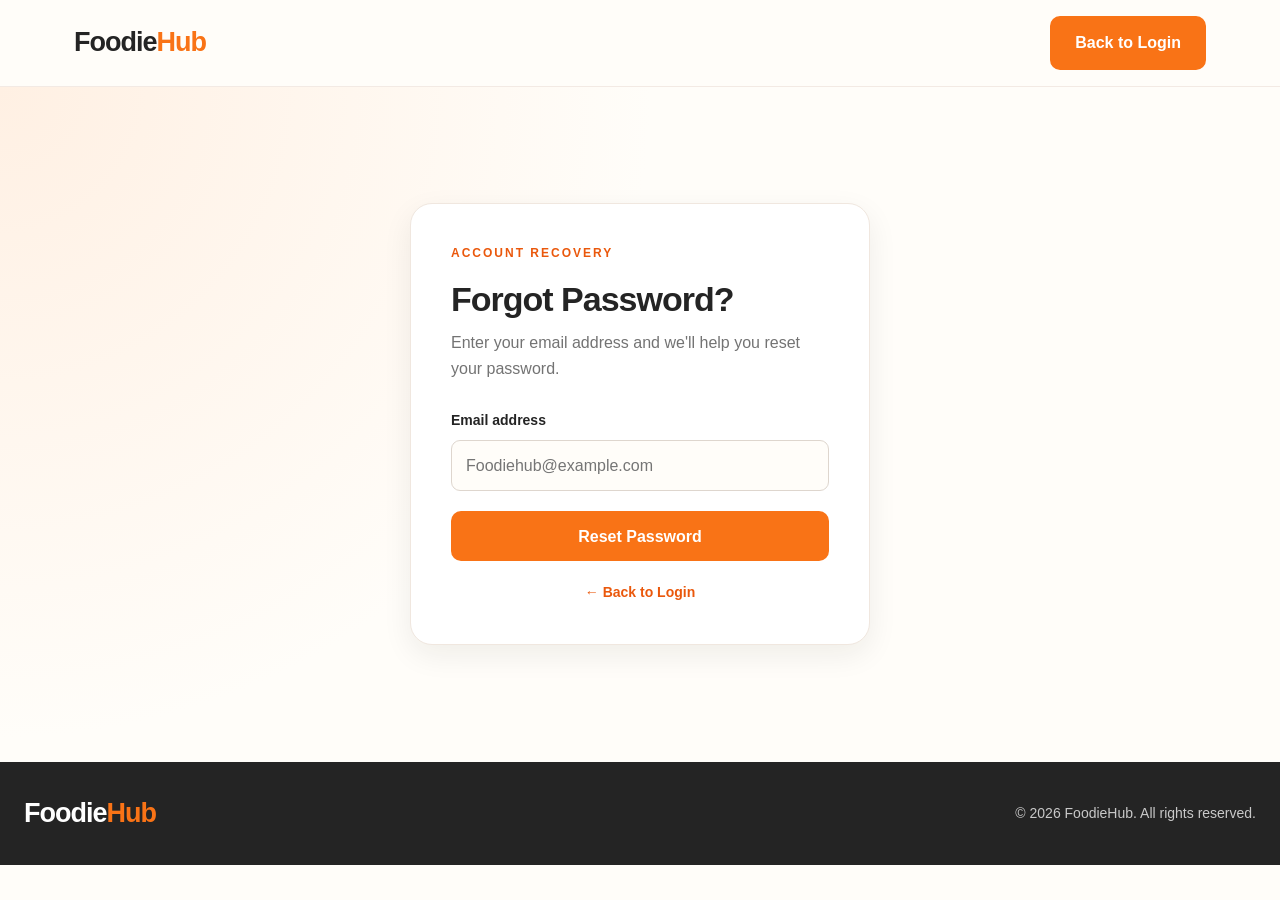
<file: e-commerce/forgotpass.html>
<!DOCTYPE html>
<html lang="en">
<head>
    <meta charset="UTF-8">
    <meta name="viewport" content="width=device-width, initial-scale=1.0">
    <meta name="description" content="Reset your FoodieHub account password.">
    <title>Forgot Password | FoodieHub</title>

    <link rel="stylesheet" href="style.css">
    <link rel="stylesheet" href="login.css">
</head>
<body>

    <header>
        <nav class="navbar">
            <a href="index.html" class="logo">
                Foodie<span>Hub</span>
            </a>

            <a href="login.html" class="nav-button">Back to Login</a>
        </nav>
    </header>

    <main class="login-page">
        <section class="login-card">
            <p class="eyebrow">ACCOUNT RECOVERY</p>

            <h1>Forgot Password?</h1>

            <p class="login-description">
                Enter your email address and we'll help you reset your password.
            </p>

            <form action="#" method="post" class="login-form">
                <div class="form-group">
                    <label for="email">Email address</label>

                    <input
                        type="email"
                        id="email"
                        name="email"
                        placeholder="Foodiehub@example.com"
                        autocomplete="email"
                        required
                    >
                </div>

                <button type="submit" class="login-submit">
                    Reset Password
                </button>
            </form>

            <p class="back-link">
                <a href="login.html">← Back to Login</a>
            </p>
        </section>
    </main>

    <footer class="footer">
        <a href="index.html" class="logo">
            Foodie<span>Hub</span>
        </a>

        <p>&copy; 2026 FoodieHub. All rights reserved.</p>
    </footer>

</body>
</html>
</file>
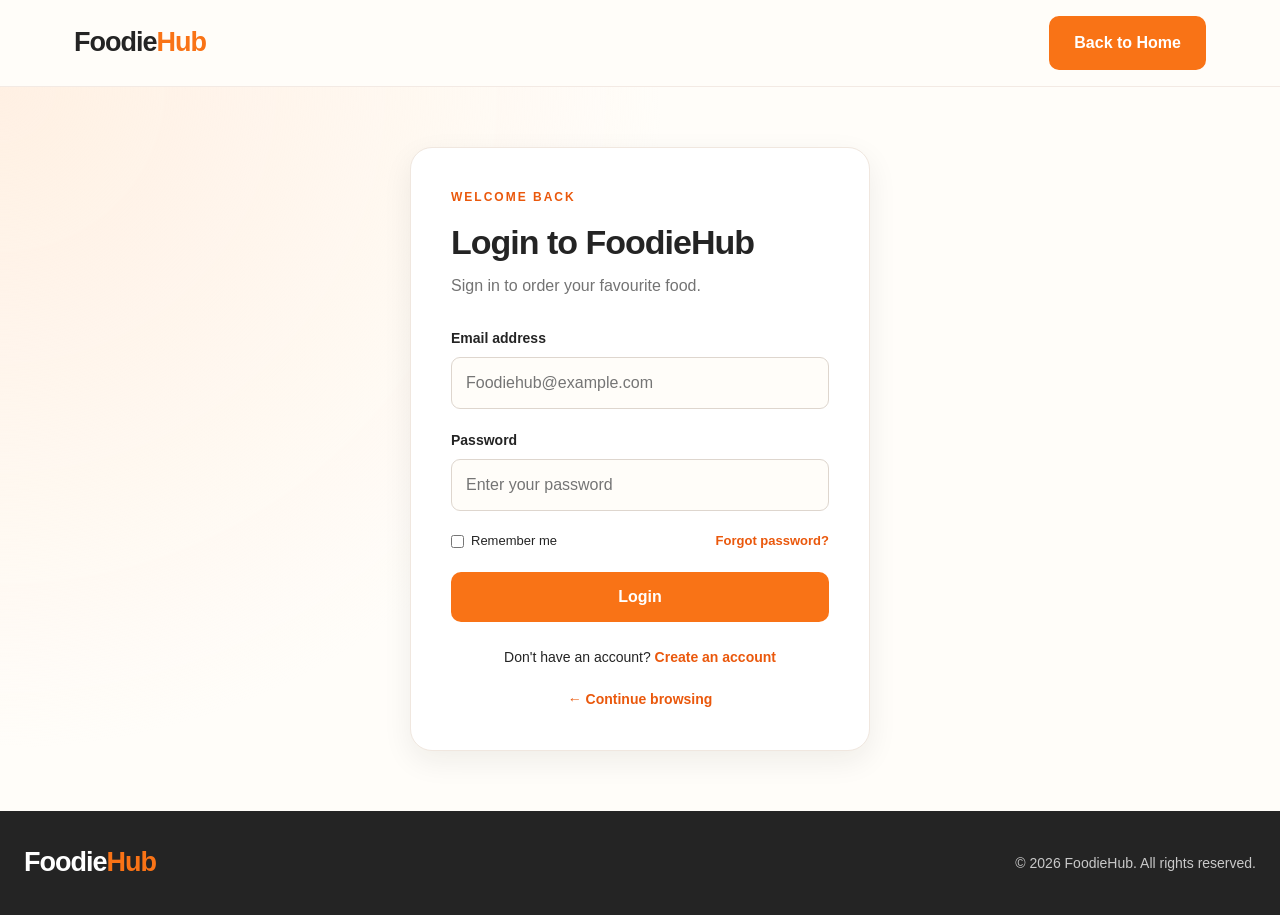
<file: e-commerce/login.html>
<!DOCTYPE html>
<html lang="en">
<head>
    <meta charset="UTF-8">
    <meta name="viewport" content="width=device-width, initial-scale=1.0">
    <meta name="description" content="Sign in to your FoodieHub account.">

    <title>Login | FoodieHub</title>

    <link rel="stylesheet" href="style.css">
    <link rel="stylesheet" href="login.css">
</head>
<body>

    <!-- Header and Navigation -->
    <header>
        <nav class="navbar">
            <a href="index.html" class="logo">
                Foodie<span>Hub</span>
            </a>

            <a href="index.html" class="nav-button">
                Back to Home
            </a>
        </nav>
    </header>

    <!-- Login Form -->
    <main class="login-page">
        <section class="login-card">

            <p class="eyebrow">WELCOME BACK</p>

            <h1>Login to FoodieHub</h1>

            <p class="login-description">
                Sign in to order your favourite food.
            </p>

            <form action="#" method="post" class="login-form">

                <!-- Email Field -->
                <div class="form-group">
                    <label for="email">Email address</label>

                    <input
                        type="email"
                        id="email"
                        name="email"
                        placeholder="Foodiehub@example.com"
                        autocomplete="email"
                        required
                    >
                </div>

                <!-- Password Field -->
                <div class="form-group">
                    <label for="password">Password</label>

                    <input
                        type="password"
                        id="password"
                        name="password"
                        placeholder="Enter your password"
                        autocomplete="current-password"
                        required
                    >
                </div>

                <!-- Login Options -->
                <div class="login-options">

                    <label class="remember-label">
                        <input type="checkbox" name="remember">
                        Remember me
                    </label>

                    <a href="forgotpass.html">
                        Forgot password?
                    </a>

                </div>

                <!-- Login Button -->
                <button type="submit" class="login-submit">
                    Login
                </button>

            </form>

            <!-- Registration Link -->
            <p class="signup-text">
                Don't have an account?
                <a href="register.html">Create an account</a>
            </p>

            <!-- Return to Home -->
            <p class="back-link">
                <a href="index.html">← Continue browsing</a>
            </p>

        </section>
    </main>

    <!-- Footer -->
    <footer class="footer">

        <a href="index.html" class="logo">
            Foodie<span>Hub</span>
        </a>

        <p>&copy; 2026 FoodieHub. All rights reserved.</p>

    </footer>

</body>
</html>
</file>
<file: e-commerce/style.css>
/* ========================================
   FOODIEHUB - RESPONSIVE FOOD ORDERING UI
   ======================================== */

/* 1. Global styles */
:root {
    --primary: #f97316;
    --primary-dark: #ea580c;
    --primary-light: #fff0e3;
    --background: #fffdf9;
    --surface: #ffffff;
    --text: #242424;
    --text-muted: #737373;
    --border: #f0e7df;
    --shadow: 0 10px 30px rgba(35, 25, 15, 0.07);
    --shadow-hover: 0 18px 40px rgba(35, 25, 15, 0.13);
    --radius: 18px;
    --container: 1180px;
}

* {
    margin: 0;
    padding: 0;
    box-sizing: border-box;
    scroll-behavior: smooth;
}

html {
    scroll-padding-top: 100px;
}

body {
    font-family: "Segoe UI", Arial, sans-serif;
    background: var(--background);
    color: var(--text);
    line-height: 1.6;
    -webkit-font-smoothing: antialiased;
}

img {
    display: block;
    max-width: 100%;
}

a {
    color: inherit;
    text-decoration: none;
}

button {
    font: inherit;
}

button,
a {
    -webkit-tap-highlight-color: transparent;
}

button:focus-visible,
a:focus-visible {
    outline: 3px solid var(--primary);
    outline-offset: 4px;
}

::selection {
    background: var(--primary);
    color: #ffffff;
}

/* 2. Header and navigation */
header {
    position: sticky;
    top: 0;
    z-index: 1000;
    background: rgba(255, 253, 249, 0.94);
    backdrop-filter: blur(14px);
    border-bottom: 1px solid rgba(240, 231, 223, 0.8);
}

.navbar {
    max-width: var(--container);
    min-height: 82px;
    margin: auto;
    padding: 16px 24px;
    display: flex;
    align-items: center;
    justify-content: space-between;
    gap: 20px;
}

.logo {
    flex-shrink: 0;
    font-size: 27px;
    font-weight: 800;
    letter-spacing: -1px;
    color: var(--text);
}

.logo span {
    color: var(--primary);
}

.nav-links {
    display: flex;
    align-items: center;
    justify-content: center;
    flex-wrap: wrap;
    gap: 25px;
    list-style: none;
}

.nav-links a {
    display: inline-block;
    color: #555555;
    font-size: 15px;
    font-weight: 600;
    transition: color 0.25s ease;
}

.nav-links a:hover {
    color: var(--primary);
}

/* Navbar action buttons */
.nav-actions {
    display: flex;
    align-items: center;
    gap: 12px;
    flex-shrink: 0;
}

.nav-button,
.primary-button {
    display: inline-flex;
    align-items: center;
    justify-content: center;
    min-height: 46px;
    padding: 12px 23px;
    border: 2px solid var(--primary);
    border-radius: 10px;
    background: var(--primary);
    color: #ffffff;
    font-weight: 700;
    text-align: center;
    white-space: nowrap;
    transition:
        background 0.25s ease,
        border-color 0.25s ease,
        transform 0.25s ease,
        box-shadow 0.25s ease;
}

.nav-button:hover,
.primary-button:hover {
    background: var(--primary-dark);
    border-color: var(--primary-dark);
    transform: translateY(-2px);
    box-shadow: 0 8px 20px rgba(249, 115, 22, 0.22);
}

/* Shopping cart button */
.cart-button {
    display: inline-flex;
    align-items: center;
    justify-content: center;
    gap: 7px;
    min-height: 44px;
    padding: 9px 12px;
    border: 1px solid var(--border);
    border-radius: 10px;
    background: var(--surface);
    color: var(--text);
    font-size: 14px;
    font-weight: 700;
    white-space: nowrap;
    cursor: pointer;
    transition:
        background 0.2s ease,
        border-color 0.2s ease,
        transform 0.2s ease;
}

.cart-button:hover {
    background: var(--primary-light);
    border-color: #fdba74;
    transform: translateY(-1px);
}

.cart-icon {
    font-size: 19px;
    line-height: 1;
}

/* Cart quantity badge */
.cart-count {
    display: inline-flex;
    align-items: center;
    justify-content: center;
    min-width: 23px;
    height: 23px;
    padding: 0 6px;
    border-radius: 50px;
    background: var(--primary);
    color: #ffffff;
    font-size: 12px;
    font-weight: 800;
    line-height: 1;
}

/* 3. Hero section */
.hero {
    max-width: var(--container);
    min-height: 570px;
    margin: auto;
    padding: 76px 24px;
    display: grid;
    grid-template-columns: 1.05fr 0.95fr;
    align-items: center;
    gap: clamp(35px, 6vw, 80px);
}

.hero-content {
    max-width: 590px;
}

.eyebrow {
    margin-bottom: 14px;
    color: var(--primary-dark);
    font-size: 12px;
    font-weight: 800;
    letter-spacing: 2px;
}

.hero h1 {
    margin-bottom: 22px;
    font-size: clamp(38px, 4.5vw, 62px);
    line-height: 1.12;
    letter-spacing: -2px;
    font-weight: 800;
}

.hero h1 span {
    color: var(--primary);
}

.hero-description {
    max-width: 490px;
    margin-bottom: 30px;
    color: var(--text-muted);
    font-size: 17px;
    line-height: 1.9;
}

.hero-content .primary-button {
    min-height: 52px;
    padding: 14px 27px;
}

.hero-image {
    position: relative;
    width: 100%;
    max-width: 520px;
    justify-self: end;
}

.hero-image::before {
    content: "";
    position: absolute;
    inset: -18px 18px 18px -18px;
    z-index: -1;
    border-radius: 30px;
    background: var(--primary-light);
    transform: rotate(-3deg);
}

.hero-image img {
    width: 100%;
    aspect-ratio: 1 / 0.92;
    object-fit: cover;
    border-radius: 28px;
    box-shadow: var(--shadow-hover);
}

/* 4. Common section styles */
.section {
    max-width: var(--container);
    margin: auto;
    padding: 82px 24px;
}

.section-heading {
    margin-bottom: 42px;
    text-align: center;
}

.section-heading .eyebrow {
    margin-bottom: 8px;
}

.section-heading h2 {
    margin-bottom: 12px;
    font-size: clamp(28px, 3vw, 39px);
    line-height: 1.25;
    letter-spacing: -1px;
}

.section-heading > p:not(.eyebrow) {
    color: var(--text-muted);
    font-size: 16px;
}

.section-heading .primary-button {
    margin-top: 24px;
}

/* 5. Food categories */
.categories {
    padding-top: 50px;
    padding-bottom: 85px;
}

.category-grid {
    display: grid;
    grid-template-columns: repeat(4, minmax(0, 1fr));
    gap: 22px;
}

.category-card {
    min-width: 0;
    padding: 30px 16px;
    display: flex;
    flex-direction: column;
    align-items: center;
    justify-content: center;
    gap: 12px;
    background: var(--surface);
    border: 1px solid var(--border);
    border-radius: var(--radius);
    box-shadow: 0 4px 16px rgba(35, 25, 15, 0.025);
    transition:
        transform 0.25s ease,
        box-shadow 0.25s ease,
        border-color 0.25s ease;
}

.category-card:hover {
    transform: translateY(-6px);
    border-color: #fdba74;
    box-shadow: var(--shadow);
}

.category-icon {
    width: 78px;
    height: 78px;
    display: grid;
    place-items: center;
    background: var(--primary-light);
    border-radius: 50%;
    font-size: 37px;
}

.category-card h3 {
    font-size: 17px;
    font-weight: 700;
}

/* 6. Popular food cards */
.menu {
    max-width: none;
    padding-top: 70px;
    padding-bottom: 100px;
    background: #fff8f1;
}

.menu .section-heading,
.menu .food-grid {
    width: min(100%, calc(var(--container) - 48px));
    margin-right: auto;
    margin-left: auto;
}

.food-grid {
    display: grid;
    grid-template-columns: repeat(3, minmax(0, 1fr));
    gap: 26px;
}

.food-card {
    min-width: 0;
    overflow: hidden;
    background: var(--surface);
    border: 1px solid var(--border);
    border-radius: var(--radius);
    box-shadow: 0 5px 20px rgba(35, 25, 15, 0.035);
    transition:
        transform 0.3s ease,
        box-shadow 0.3s ease;
}

.food-card:hover {
    transform: translateY(-7px);
    box-shadow: var(--shadow-hover);
}

.food-card > img {
    width: 100%;
    aspect-ratio: 4 / 3;
    object-fit: cover;
    background: #f3eee8;
    transition: transform 0.45s ease;
}

.food-card:hover > img {
    transform: scale(1.035);
}

.food-info {
    position: relative;
    padding: 22px;
    background: var(--surface);
}

.food-info h3 {
    margin-bottom: 7px;
    font-size: 21px;
    line-height: 1.35;
}

.food-info > p {
    min-height: 48px;
    margin-bottom: 20px;
    color: var(--text-muted);
    font-size: 14px;
    line-height: 1.7;
}

.food-bottom {
    display: flex;
    align-items: center;
    justify-content: space-between;
    gap: 12px;
}

.price {
    color: var(--primary-dark);
    font-size: 20px;
    font-weight: 800;
    white-space: nowrap;
}

.add-button {
    min-height: 42px;
    padding: 9px 17px;
    border: 0;
    border-radius: 9px;
    background: var(--primary-light);
    color: var(--primary-dark);
    font-size: 14px;
    font-weight: 800;
    cursor: pointer;
    transition:
        background 0.2s ease,
        color 0.2s ease,
        transform 0.2s ease;
}

.add-button:hover {
    background: var(--primary);
    color: #ffffff;
    transform: translateY(-2px);
}

.add-button:active {
    transform: scale(0.97);
}

/* 7. Cart popup
   The hidden rule prevents the popup from appearing on page load. */
.cart-overlay {
    position: fixed;
    inset: 0;
    z-index: 2000;
    display: flex;
    align-items: flex-start;
    justify-content: flex-end;
    padding: 95px 24px 24px;
    background: rgba(0, 0, 0, 0.35);
}

.cart-overlay[hidden] {
    display: none !important;
}

.cart-panel {
    width: 100%;
    max-width: 400px;
    max-height: calc(100vh - 120px);
    overflow-y: auto;
    padding: 24px;
    background: var(--surface);
    border: 1px solid var(--border);
    border-radius: 18px;
    box-shadow: var(--shadow-hover);
}

.cart-panel-header {
    display: flex;
    align-items: center;
    justify-content: space-between;
    gap: 15px;
    margin-bottom: 18px;
}

.cart-panel-header h2 {
    font-size: 22px;
}

.cart-close {
    width: 36px;
    height: 36px;
    flex-shrink: 0;
    border: 0;
    border-radius: 8px;
    background: var(--primary-light);
    color: var(--primary-dark);
    font-size: 23px;
    cursor: pointer;
}

.cart-close:hover {
    background: #fed7aa;
}

.cart-empty {
    padding: 24px 0;
    color: var(--text-muted);
    text-align: center;
}

.cart-item {
    display: flex;
    align-items: flex-start;
    justify-content: space-between;
    gap: 12px;
    padding: 15px 0;
    border-bottom: 1px solid var(--border);
}

.cart-item-name {
    font-weight: 700;
    overflow-wrap: anywhere;
}

.cart-item-price {
    color: var(--text-muted);
    font-size: 13px;
}

.cart-item-controls {
    display: flex;
    align-items: center;
    gap: 8px;
    margin-top: 8px;
}

.cart-quantity-button {
    width: 30px;
    height: 30px;
    flex-shrink: 0;
    border: 1px solid var(--border);
    border-radius: 7px;
    background: var(--background);
    cursor: pointer;
}

.cart-quantity-button:hover {
    background: var(--primary-light);
}

.cart-remove {
    padding: 5px 0;
    border: 0;
    background: transparent;
    color: #c2410c;
    font-size: 13px;
    cursor: pointer;
}

.cart-remove:hover {
    text-decoration: underline;
}

.cart-total-row {
    display: flex;
    justify-content: space-between;
    gap: 12px;
    margin-top: 22px;
    font-size: 18px;
    font-weight: 800;
}

.cart-clear-button {
    width: 100%;
    margin-top: 15px;
    padding: 11px;
    border: 1px solid var(--border);
    border-radius: 9px;
    background: var(--surface);
    color: var(--text);
    font-weight: 700;
    cursor: pointer;
}

.cart-clear-button:hover {
    background: var(--primary-light);
}

/* 8. Contact / call to action */
.contact {
    padding-top: 95px;
    padding-bottom: 95px;
    text-align: center;
}

.contact .section-heading {
    margin-bottom: 0;
}

.contact .section-heading h2 {
    max-width: 650px;
    margin-right: auto;
    margin-left: auto;
}

/* 9. Footer */
.footer {
    padding: 30px 24px;
    display: flex;
    align-items: center;
    justify-content: space-between;
    gap: 20px;
    background: #242424;
    color: #ffffff;
}

.footer .logo {
    color: #ffffff;
}

.footer p {
    color: #c9c9c9;
    font-size: 14px;
    text-align: right;
}

/* 10. Tablets and smaller laptops */
@media (max-width: 1000px) {
    .navbar {
        flex-wrap: wrap;
        gap: 16px;
    }

    .nav-links {
        gap: 17px;
    }

    .nav-actions {
        margin-left: auto;
    }

    .hero {
        min-height: auto;
        gap: 35px;
        padding-top: 65px;
        padding-bottom: 65px;
    }

    .hero h1 {
        font-size: clamp(36px, 5vw, 48px);
        letter-spacing: -1.5px;
    }

    .hero-description {
        font-size: 16px;
    }

    .category-grid {
        grid-template-columns: repeat(2, minmax(0, 1fr));
    }

    .food-grid {
        grid-template-columns: repeat(2, minmax(0, 1fr));
    }
}

/* 11. Mobile phones */
@media (max-width: 600px) {
    html {
        scroll-padding-top: 20px;
    }

    .navbar {
        min-height: auto;
        padding: 17px 18px;
        gap: 14px;
    }

    .logo {
        font-size: 25px;
    }

    .nav-links {
        order: 3;
        width: 100%;
        justify-content: center;
        gap: 12px 20px;
        padding-top: 4px;
    }

    .nav-links a {
        font-size: 13px;
    }

    .nav-actions {
        gap: 8px;
    }

    .nav-button {
        min-height: 40px;
        padding: 9px 11px;
        font-size: 12px;
    }

    .cart-button {
        min-height: 40px;
        gap: 5px;
        padding: 7px 8px;
        font-size: 12px;
    }

    .cart-count {
        min-width: 20px;
        height: 20px;
        font-size: 11px;
    }

    .hero {
        grid-template-columns: 1fr;
        gap: 38px;
        padding: 55px 20px 60px;
        text-align: center;
    }

    .hero-content {
        max-width: 100%;
        margin: auto;
    }

    .hero h1 {
        font-size: clamp(36px, 9vw, 47px);
        letter-spacing: -1.5px;
    }

    .hero-description {
        margin-right: auto;
        margin-left: auto;
        font-size: 15px;
        line-height: 1.8;
    }

    .hero-image {
        width: calc(100% - 12px);
        max-width: 430px;
        justify-self: center;
    }

    .hero-image img {
        aspect-ratio: 1 / 0.82;
        border-radius: 22px;
    }

    .section {
        padding: 60px 18px;
    }

    .categories {
        padding-top: 45px;
        padding-bottom: 65px;
    }

    .section-heading {
        margin-bottom: 30px;
    }

    .section-heading h2 {
        font-size: 29px;
    }

    .section-heading > p:not(.eyebrow) {
        font-size: 14px;
    }

    .category-grid {
        gap: 14px;
    }

    .category-card {
        padding: 22px 10px;
        border-radius: 14px;
    }

    .category-icon {
        width: 65px;
        height: 65px;
        font-size: 31px;
    }

    .category-card h3 {
        font-size: 15px;
        text-align: center;
    }

    .menu {
        padding-top: 60px;
        padding-bottom: 70px;
    }

    .menu .section-heading,
    .menu .food-grid {
        width: 100%;
    }

    .food-grid {
        grid-template-columns: 1fr;
        gap: 20px;
        max-width: 420px;
        margin: auto;
    }

    .food-card > img {
        aspect-ratio: 16 / 10;
    }

    .food-info {
        padding: 19px;
    }

    .food-info h3 {
        font-size: 19px;
    }

    .food-info > p {
        min-height: 0;
    }

    .contact {
        padding-top: 65px;
        padding-bottom: 65px;
    }

    .footer {
        flex-direction: column;
        justify-content: center;
        gap: 10px;
        padding: 26px 18px;
        text-align: center;
    }

    .footer p {
        font-size: 12px;
        text-align: center;
    }

    .cart-overlay {
        padding: 80px 12px 12px;
    }

    .cart-panel {
        max-height: calc(100vh - 95px);
        padding: 19px;
    }
}

/* 12. Extra-small phones */
@media (max-width: 360px) {
    .navbar {
        padding-right: 12px;
        padding-left: 12px;
    }

    .logo {
        font-size: 22px;
    }

    .nav-links {
        gap: 10px 14px;
    }

    .nav-links a {
        font-size: 12px;
    }

    .hero h1 {
        font-size: 34px;
    }

    .category-grid {
        gap: 10px;
    }

    .category-card {
        padding: 18px 6px;
    }

    .category-icon {
        width: 58px;
        height: 58px;
        font-size: 28px;
    }

    .food-bottom {
        gap: 8px;
    }

    .price {
        font-size: 18px;
    }

    .add-button {
        padding: 9px 12px;
    }

    .cart-button {
        padding: 7px 6px;
    }
}

/* 13. Respect reduced-motion preferences */
@media (prefers-reduced-motion: reduce) {
    *,
    *::before,
    *::after {
        scroll-behavior: auto !important;
        animation-duration: 0.01ms !important;
        animation-iteration-count: 1 !important;
        transition-duration: 0.01ms !important;
    }
}
</file>
<file: e-commerce/login.css>
/* Login page */
.login-page {
    min-height: 75vh;
    padding: 60px 20px;
    display: flex;
    align-items: center;
    justify-content: center;
    background:
        radial-gradient(
            circle at top left,
            #fff0e3,
            transparent 45%
        ),
        var(--background);
}

.login-card {
    width: 100%;
    max-width: 460px;
    padding: 40px;
    background: var(--surface);
    border: 1px solid var(--border);
    border-radius: 22px;
    box-shadow: var(--shadow);
}

.login-card h1 {
    margin-bottom: 10px;
    font-size: clamp(26px, 5vw, 34px);
    line-height: 1.25;
    letter-spacing: -1px;
}

.login-description {
    margin-bottom: 28px;
    color: var(--text-muted);
}

.login-form {
    display: flex;
    flex-direction: column;
    gap: 20px;
}

.form-group {
    display: flex;
    flex-direction: column;
    gap: 8px;
}

.form-group label {
    font-size: 14px;
    font-weight: 700;
}

.form-group input {
    width: 100%;
    min-height: 48px;
    padding: 12px 14px;
    border: 1px solid #ded6ce;
    border-radius: 9px;
    background: #fffdf9;
    color: var(--text);
    font: inherit;
    outline: none;
    transition: border-color 0.2s, box-shadow 0.2s;
}

.form-group input:focus {
    border-color: var(--primary);
    box-shadow: 0 0 0 3px rgba(249, 115, 22, 0.13);
}

.login-options {
    display: flex;
    align-items: center;
    justify-content: space-between;
    flex-wrap: wrap;
    gap: 12px;
    font-size: 13px;
}

.remember-label {
    display: flex;
    align-items: center;
    gap: 7px;
}

.remember-label input {
    accent-color: var(--primary);
}

.login-options a,
.signup-text a,
.back-link a {
    color: var(--primary-dark);
    font-weight: 700;
    text-decoration: none;
}

.login-options a:hover,
.signup-text a:hover,
.back-link a:hover {
    text-decoration: underline;
}

.login-submit {
    width: 100%;
    min-height: 50px;
    padding: 12px;
    border: none;
    border-radius: 10px;
    background: var(--primary);
    color: white;
    font: inherit;
    font-weight: 700;
    cursor: pointer;
    transition: background 0.2s, transform 0.2s;
}

.login-submit:hover {
    background: var(--primary-dark);
    transform: translateY(-2px);
}

.signup-text {
    margin-top: 24px;
    font-size: 14px;
    text-align: center;
}

.back-link {
    margin-top: 20px;
    font-size: 14px;
    text-align: center;
}

/* Responsive login card */
@media (max-width: 480px) {
    .login-page {
        padding: 35px 16px;
    }

    .login-card {
        padding: 28px 22px;
        border-radius: 16px;
    }

    .login-options {
        align-items: flex-start;
    }
}
```
</file>
